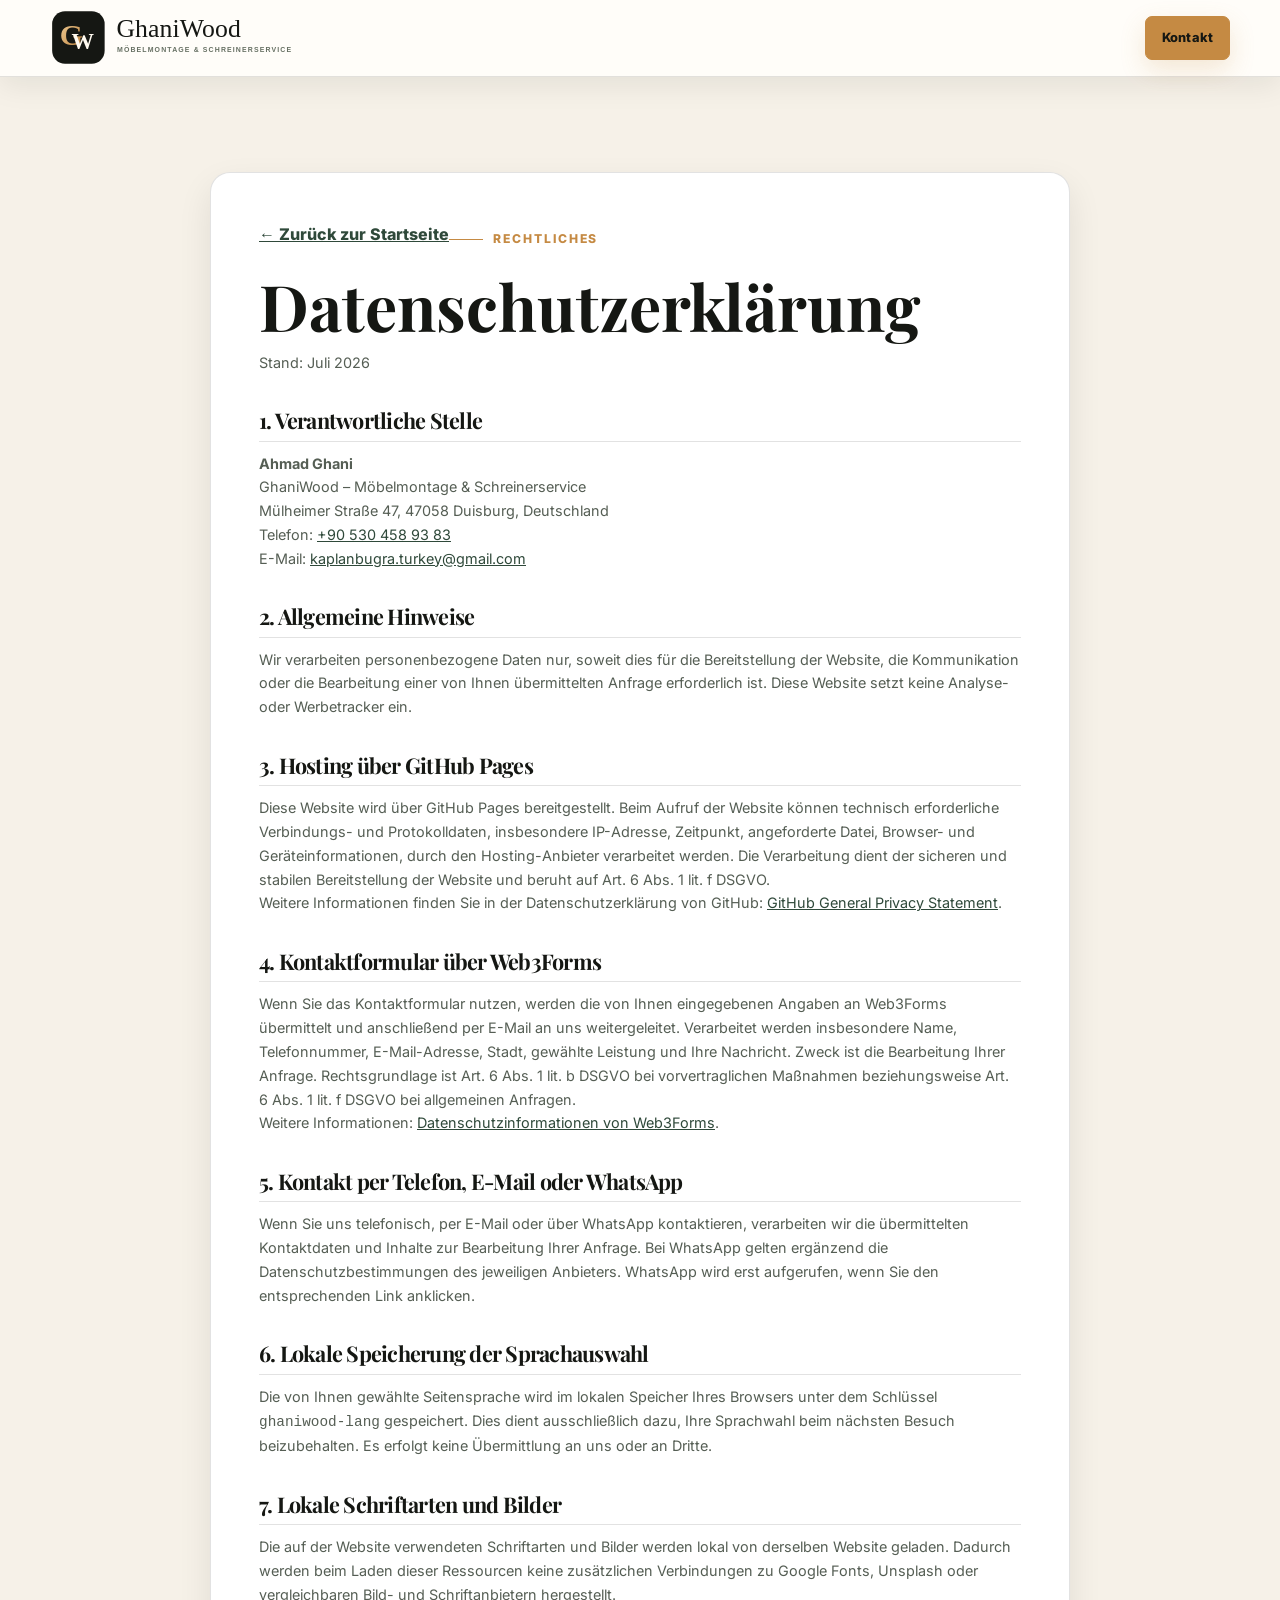
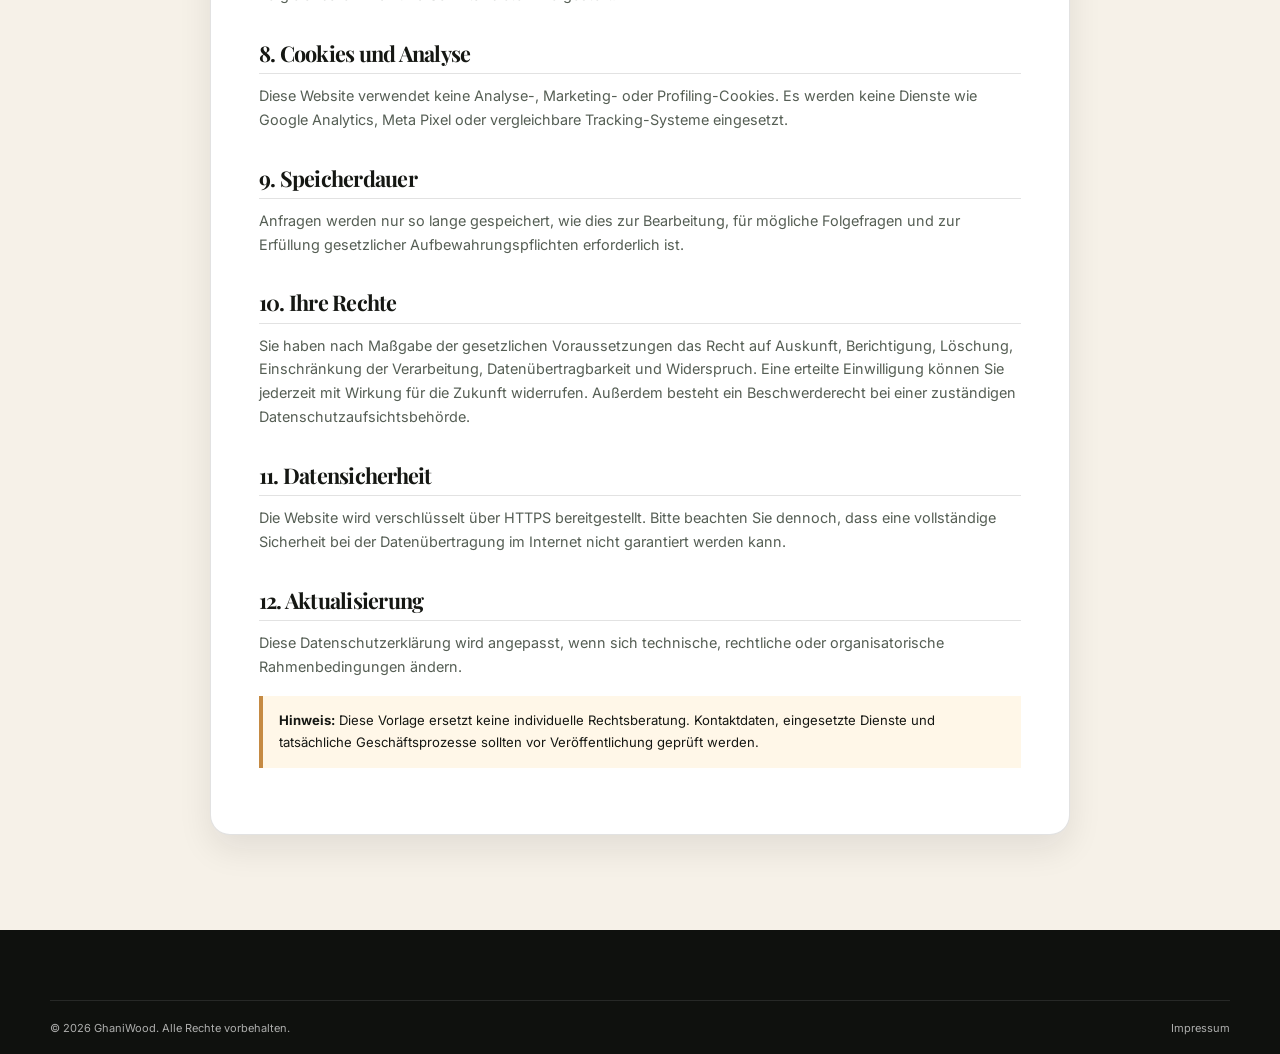
<file: datenschutz.html>
<!doctype html>
<html lang="de">
<head>
  <meta charset="utf-8"><meta name="viewport" content="width=device-width,initial-scale=1">
  <title>Datenschutzerklärung | GhaniWood</title><meta name="robots" content="noindex,follow"><meta name="theme-color" content="#151713">
  <link rel="icon" href="assets/icons/mark.svg" type="image/svg+xml"><link rel="stylesheet" href="css/fonts.css"><link rel="stylesheet" href="css/style.css?v=20260731">
</head>
<body>
  <header class="site-header scrolled"><div class="container header-inner"><a class="brand" href="index.html" aria-label="GhaniWood Startseite"><img src="assets/icons/logo.svg" alt="GhaniWood" width="420" height="112"></a><a class="button button-small" href="index.html#contact">Kontakt</a></div></header>
  <main class="legal-page"><div class="container legal-shell"><a class="legal-back" href="index.html">← Zurück zur Startseite</a><span class="eyebrow">Rechtliches</span><h1>Datenschutzerklärung</h1><p>Stand: Juli 2026</p>
    <h2>1. Verantwortliche Stelle</h2><p><strong>Ahmad Ghani</strong><br>GhaniWood – Möbelmontage &amp; Schreinerservice<br>Mülheimer Straße 47, 47058 Duisburg, Deutschland<br>Telefon: <a href="tel:+905304589383">+90 530 458 93 83</a><br>E-Mail: <a href="mailto:kaplanbugra.turkey@gmail.com">kaplanbugra.turkey@gmail.com</a></p>
    <h2>2. Allgemeine Hinweise</h2><p>Wir verarbeiten personenbezogene Daten nur, soweit dies für die Bereitstellung der Website, die Kommunikation oder die Bearbeitung einer von Ihnen übermittelten Anfrage erforderlich ist. Diese Website setzt keine Analyse- oder Werbetracker ein.</p>
    <h2>3. Hosting über GitHub Pages</h2><p>Diese Website wird über GitHub Pages bereitgestellt. Beim Aufruf der Website können technisch erforderliche Verbindungs- und Protokolldaten, insbesondere IP-Adresse, Zeitpunkt, angeforderte Datei, Browser- und Geräteinformationen, durch den Hosting-Anbieter verarbeitet werden. Die Verarbeitung dient der sicheren und stabilen Bereitstellung der Website und beruht auf Art. 6 Abs. 1 lit. f DSGVO.</p><p>Weitere Informationen finden Sie in der Datenschutzerklärung von GitHub: <a href="https://docs.github.com/de/site-policy/privacy-policies/github-general-privacy-statement" target="_blank" rel="noopener">GitHub General Privacy Statement</a>.</p>
    <h2>4. Kontaktformular über Web3Forms</h2><p>Wenn Sie das Kontaktformular nutzen, werden die von Ihnen eingegebenen Angaben an Web3Forms übermittelt und anschließend per E-Mail an uns weitergeleitet. Verarbeitet werden insbesondere Name, Telefonnummer, E-Mail-Adresse, Stadt, gewählte Leistung und Ihre Nachricht. Zweck ist die Bearbeitung Ihrer Anfrage. Rechtsgrundlage ist Art. 6 Abs. 1 lit. b DSGVO bei vorvertraglichen Maßnahmen beziehungsweise Art. 6 Abs. 1 lit. f DSGVO bei allgemeinen Anfragen.</p><p>Weitere Informationen: <a href="https://web3forms.com/privacy" target="_blank" rel="noopener">Datenschutzinformationen von Web3Forms</a>.</p>
    <h2>5. Kontakt per Telefon, E-Mail oder WhatsApp</h2><p>Wenn Sie uns telefonisch, per E-Mail oder über WhatsApp kontaktieren, verarbeiten wir die übermittelten Kontaktdaten und Inhalte zur Bearbeitung Ihrer Anfrage. Bei WhatsApp gelten ergänzend die Datenschutzbestimmungen des jeweiligen Anbieters. WhatsApp wird erst aufgerufen, wenn Sie den entsprechenden Link anklicken.</p>
    <h2>6. Lokale Speicherung der Sprachauswahl</h2><p>Die von Ihnen gewählte Seitensprache wird im lokalen Speicher Ihres Browsers unter dem Schlüssel <code>ghaniwood-lang</code> gespeichert. Dies dient ausschließlich dazu, Ihre Sprachwahl beim nächsten Besuch beizubehalten. Es erfolgt keine Übermittlung an uns oder an Dritte.</p>
    <h2>7. Lokale Schriftarten und Bilder</h2><p>Die auf der Website verwendeten Schriftarten und Bilder werden lokal von derselben Website geladen. Dadurch werden beim Laden dieser Ressourcen keine zusätzlichen Verbindungen zu Google Fonts, Unsplash oder vergleichbaren Bild- und Schriftanbietern hergestellt.</p>
    <h2>8. Cookies und Analyse</h2><p>Diese Website verwendet keine Analyse-, Marketing- oder Profiling-Cookies. Es werden keine Dienste wie Google Analytics, Meta Pixel oder vergleichbare Tracking-Systeme eingesetzt.</p>
    <h2>9. Speicherdauer</h2><p>Anfragen werden nur so lange gespeichert, wie dies zur Bearbeitung, für mögliche Folgefragen und zur Erfüllung gesetzlicher Aufbewahrungspflichten erforderlich ist.</p>
    <h2>10. Ihre Rechte</h2><p>Sie haben nach Maßgabe der gesetzlichen Voraussetzungen das Recht auf Auskunft, Berichtigung, Löschung, Einschränkung der Verarbeitung, Datenübertragbarkeit und Widerspruch. Eine erteilte Einwilligung können Sie jederzeit mit Wirkung für die Zukunft widerrufen. Außerdem besteht ein Beschwerderecht bei einer zuständigen Datenschutzaufsichtsbehörde.</p>
    <h2>11. Datensicherheit</h2><p>Die Website wird verschlüsselt über HTTPS bereitgestellt. Bitte beachten Sie dennoch, dass eine vollständige Sicherheit bei der Datenübertragung im Internet nicht garantiert werden kann.</p>
    <h2>12. Aktualisierung</h2><p>Diese Datenschutzerklärung wird angepasst, wenn sich technische, rechtliche oder organisatorische Rahmenbedingungen ändern.</p>
    <div class="legal-note"><strong>Hinweis:</strong> Diese Vorlage ersetzt keine individuelle Rechtsberatung. Kontaktdaten, eingesetzte Dienste und tatsächliche Geschäftsprozesse sollten vor Veröffentlichung geprüft werden.</div>
  </div></main>
  <footer class="site-footer"><div class="container footer-bottom"><p>© <span id="year"></span> GhaniWood. Alle Rechte vorbehalten.</p><p><a href="impressum.html">Impressum</a></p></div></footer>
  <script>document.getElementById('year').textContent=new Date().getFullYear()</script>
</body></html>
</file>
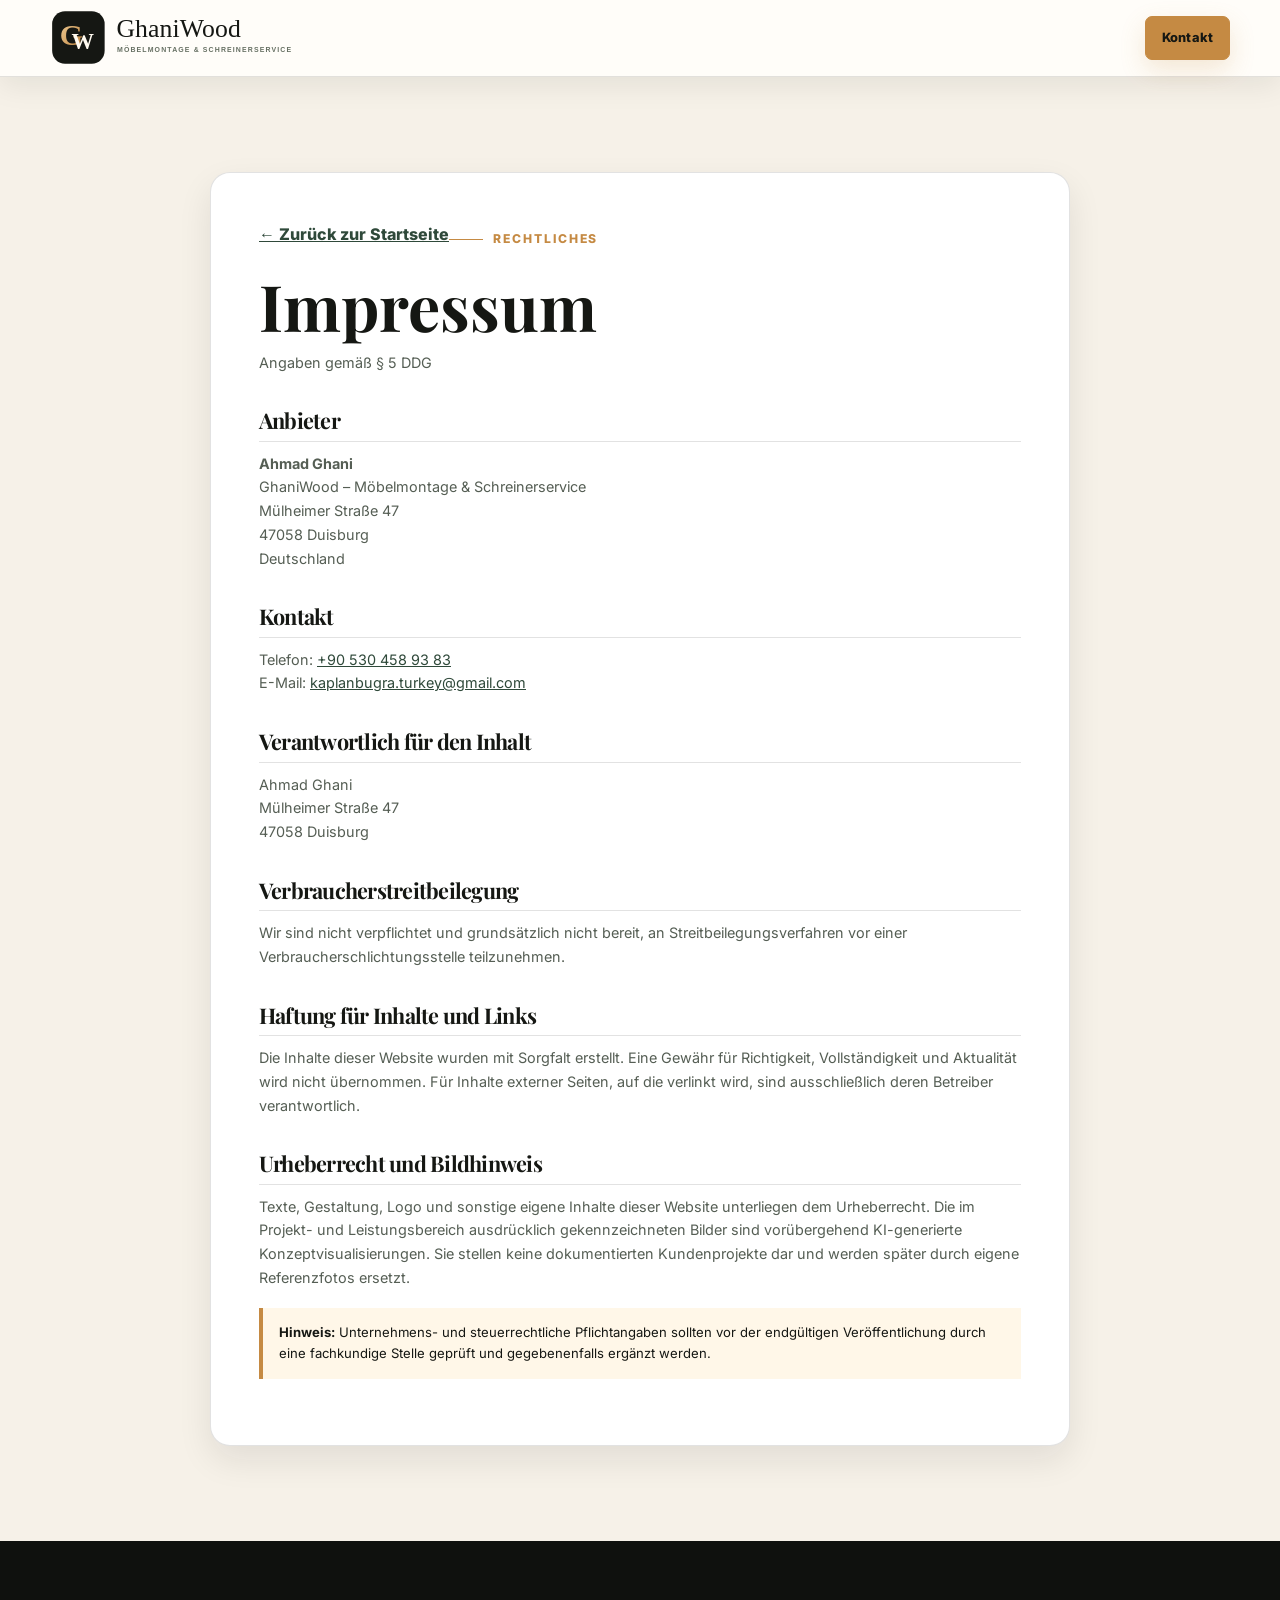
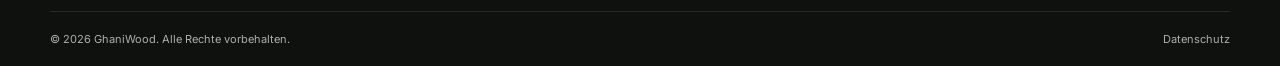
<file: impressum.html>
<!doctype html>
<html lang="de">
<head>
  <meta charset="utf-8"><meta name="viewport" content="width=device-width,initial-scale=1">
  <title>Impressum | GhaniWood</title><meta name="robots" content="noindex,follow"><meta name="theme-color" content="#151713">
  <link rel="icon" href="assets/icons/mark.svg" type="image/svg+xml"><link rel="stylesheet" href="css/fonts.css"><link rel="stylesheet" href="css/style.css?v=20260731">
</head>
<body>
  <header class="site-header scrolled"><div class="container header-inner"><a class="brand" href="index.html" aria-label="GhaniWood Startseite"><img src="assets/icons/logo.svg" alt="GhaniWood" width="420" height="112"></a><a class="button button-small" href="index.html#contact">Kontakt</a></div></header>
  <main class="legal-page"><div class="container legal-shell"><a class="legal-back" href="index.html">← Zurück zur Startseite</a><span class="eyebrow">Rechtliches</span><h1>Impressum</h1><p>Angaben gemäß § 5 DDG</p>
    <h2>Anbieter</h2><p><strong>Ahmad Ghani</strong><br>GhaniWood – Möbelmontage &amp; Schreinerservice<br>Mülheimer Straße 47<br>47058 Duisburg<br>Deutschland</p>
    <h2>Kontakt</h2><p>Telefon: <a href="tel:+905304589383">+90 530 458 93 83</a><br>E-Mail: <a href="mailto:kaplanbugra.turkey@gmail.com">kaplanbugra.turkey@gmail.com</a></p>
    <h2>Verantwortlich für den Inhalt</h2><p>Ahmad Ghani<br>Mülheimer Straße 47<br>47058 Duisburg</p>
    <h2>Verbraucherstreitbeilegung</h2><p>Wir sind nicht verpflichtet und grundsätzlich nicht bereit, an Streitbeilegungsverfahren vor einer Verbraucherschlichtungsstelle teilzunehmen.</p>
    <h2>Haftung für Inhalte und Links</h2><p>Die Inhalte dieser Website wurden mit Sorgfalt erstellt. Eine Gewähr für Richtigkeit, Vollständigkeit und Aktualität wird nicht übernommen. Für Inhalte externer Seiten, auf die verlinkt wird, sind ausschließlich deren Betreiber verantwortlich.</p>
    <h2>Urheberrecht und Bildhinweis</h2><p>Texte, Gestaltung, Logo und sonstige eigene Inhalte dieser Website unterliegen dem Urheberrecht. Die im Projekt- und Leistungsbereich ausdrücklich gekennzeichneten Bilder sind vorübergehend KI-generierte Konzeptvisualisierungen. Sie stellen keine dokumentierten Kundenprojekte dar und werden später durch eigene Referenzfotos ersetzt.</p>
    <div class="legal-note"><strong>Hinweis:</strong> Unternehmens- und steuerrechtliche Pflichtangaben sollten vor der endgültigen Veröffentlichung durch eine fachkundige Stelle geprüft und gegebenenfalls ergänzt werden.</div>
  </div></main>
  <footer class="site-footer"><div class="container footer-bottom"><p>© <span id="year"></span> GhaniWood. Alle Rechte vorbehalten.</p><p><a href="datenschutz.html">Datenschutz</a></p></div></footer>
  <script>document.getElementById('year').textContent=new Date().getFullYear()</script>
</body></html>
</file>
<file: css/fonts.css>
@font-face{font-family:Inter;src:url('../fonts/inter-latin.woff2') format('woff2');font-display:swap;font-style:normal;font-weight:100 900}
@font-face{font-family:'Playfair Display';src:url('../fonts/playfair-latin.woff2') format('woff2');font-display:swap;font-style:normal;font-weight:400 800}
</file>
<file: css/style.css>
:root{
  --ink:#151713;
  --ink-2:#22251f;
  --forest:#2f493a;
  --forest-2:#20342a;
  --gold:#c58a43;
  --gold-2:#e2bb7e;
  --cream:#f6f1e8;
  --sand:#eadfce;
  --paper:#fffdf9;
  --muted:#697067;
  --line:rgba(21,23,19,.12);
  --white:#fff;
  --shadow:0 24px 70px rgba(19,22,18,.14);
  --shadow-sm:0 14px 34px rgba(19,22,18,.09);
  --radius:18px;
  --radius-lg:30px;
  --container:min(1180px,calc(100% - 40px));
  --header-h:76px;
  --ease:cubic-bezier(.22,1,.36,1);
}
*{box-sizing:border-box}
html{scroll-behavior:smooth;scroll-padding-top:110px}
body{margin:0;background:var(--paper);color:var(--ink);font-family:Inter,Arial,sans-serif;font-size:16px;line-height:1.65;-webkit-font-smoothing:antialiased}
body.menu-open{overflow:hidden}
img{max-width:100%;display:block}
a{color:inherit;text-decoration:none}
button,input,select,textarea{font:inherit}
button{color:inherit}
.container{width:var(--container);margin-inline:auto}
.section{padding:112px 0}
.skip-link{position:fixed;left:16px;top:-80px;z-index:9999;background:var(--gold);color:var(--ink);padding:12px 18px;border-radius:8px;font-weight:800;transition:top .2s}
.skip-link:focus{top:16px}
.eyebrow{display:inline-flex;align-items:center;gap:10px;color:var(--gold);font-size:.76rem;font-weight:800;letter-spacing:.16em;text-transform:uppercase;margin-bottom:18px}
.eyebrow::before{content:"";width:34px;height:1px;background:currentColor}
.eyebrow.light{color:var(--gold-2)}
h1,h2,h3{font-family:'Playfair Display',Georgia,serif;line-height:1.08;margin:0}
h2{font-size:clamp(2.2rem,4.4vw,4rem);letter-spacing:-.035em}
h3{font-size:1.45rem}
p{margin:0}
.button{min-height:50px;display:inline-flex;align-items:center;justify-content:center;gap:10px;padding:13px 22px;border:1px solid var(--gold);border-radius:7px;background:var(--gold);color:var(--ink);font-size:.9rem;font-weight:800;letter-spacing:.01em;box-shadow:0 10px 26px rgba(197,138,67,.2);transition:transform .25s var(--ease),background .25s,color .25s,border-color .25s,box-shadow .25s}
.button:hover{transform:translateY(-2px);background:var(--gold-2);border-color:var(--gold-2);box-shadow:0 16px 34px rgba(197,138,67,.28)}
.button:focus-visible,a:focus-visible,button:focus-visible,input:focus-visible,select:focus-visible,textarea:focus-visible{outline:3px solid rgba(197,138,67,.45);outline-offset:3px}
.button-small{min-height:42px;padding:10px 16px;font-size:.8rem}
.button-whatsapp{background:rgba(31,64,48,.86);border-color:rgba(255,255,255,.42);color:#fff;box-shadow:none}
.button-whatsapp:hover{background:#214d38;border-color:#214d38;color:#fff}
.button-whatsapp svg,.button-submit svg{width:20px;height:20px;fill:none;stroke:currentColor;stroke-width:1.8;stroke-linecap:round;stroke-linejoin:round}
.button-light{background:var(--cream);border-color:var(--cream);color:var(--ink)}
.button-light:hover{background:#fff;border-color:#fff}
.button-dark{background:var(--ink);border-color:var(--ink);color:#fff;box-shadow:none}
.button-dark:hover{background:var(--forest);border-color:var(--forest)}
.text-link{display:inline-flex;align-items:center;gap:10px;color:var(--forest);font-weight:800;border-bottom:1px solid currentColor;padding-bottom:3px}
.text-link::after{content:"→";transition:transform .2s}
.text-link:hover::after{transform:translateX(4px)}
.text-link.light{color:var(--gold-2)}
.reveal{opacity:0;transform:translateY(24px);transition:opacity .75s var(--ease),transform .75s var(--ease)}
.reveal.visible{opacity:1;transform:none}

.topbar{height:34px;background:linear-gradient(90deg,#6e4d2d,#3c3023);color:#fff;font-size:.72rem;letter-spacing:.03em}
.topbar-inner{height:100%;display:flex;align-items:center;justify-content:center;gap:24px}
.topbar a{font-weight:800;color:var(--gold-2)}
.site-header{position:sticky;top:0;z-index:100;background:rgba(255,253,249,.92);border-bottom:1px solid transparent;backdrop-filter:blur(18px);transition:box-shadow .25s,border-color .25s}
.site-header.scrolled{box-shadow:0 8px 30px rgba(16,20,15,.08);border-color:var(--line)}
.header-inner{height:var(--header-h);display:flex;align-items:center;justify-content:space-between;gap:28px}
.brand{width:300px;display:block;flex:0 0 auto}
.brand img{width:100%;height:auto;image-rendering:auto}
.desktop-nav{display:flex;align-items:center;gap:27px;margin-left:auto}
.desktop-nav a{font-size:.84rem;font-weight:700;color:#30362f;position:relative;padding:28px 0}
.desktop-nav a::after{content:"";position:absolute;left:0;right:100%;bottom:20px;height:2px;background:var(--gold);transition:right .25s}
.desktop-nav a:hover::after{right:0}
.header-actions{display:flex;align-items:center;gap:12px}
.language{position:relative}
.language-current{height:40px;border:0;background:transparent;display:flex;align-items:center;gap:7px;font-size:.76rem;font-weight:900;cursor:pointer;padding:0 6px}
.language-current svg{width:15px;fill:none;stroke:currentColor;stroke-width:1.8;transition:transform .2s}
.language-current[aria-expanded="true"] svg{transform:rotate(180deg)}
.language-menu{position:absolute;right:0;top:45px;background:#fff;border:1px solid var(--line);box-shadow:var(--shadow-sm);border-radius:12px;overflow:hidden;min-width:140px;padding:6px}
.language-menu button{display:flex;align-items:center;gap:10px;width:100%;text-align:left;border:0;background:transparent;padding:10px 12px;border-radius:8px;cursor:pointer;font-size:.82rem}
.language-menu button:hover,.language-menu button.is-active{background:var(--cream)}
.lang-flag{display:inline-block;width:18px;height:12px;object-fit:cover;border-radius:2px;box-shadow:0 0 0 1px rgba(21,23,19,.08)}
.lang-code{display:inline-flex;align-items:center}
.hero-media img,.service-image img,.project-card img,.about-visual img{image-rendering:auto}
.menu-toggle{display:none;width:43px;height:43px;background:transparent;border:1px solid var(--line);border-radius:10px;padding:10px;cursor:pointer}
.menu-toggle span{display:block;height:2px;background:var(--ink);margin:4px 0;transition:transform .25s,opacity .25s}
.menu-toggle[aria-expanded="true"] span:nth-child(1){transform:translateY(6px) rotate(45deg)}
.menu-toggle[aria-expanded="true"] span:nth-child(2){opacity:0}
.menu-toggle[aria-expanded="true"] span:nth-child(3){transform:translateY(-6px) rotate(-45deg)}
.mobile-menu{position:fixed;inset:110px 0 auto;background:var(--paper);padding:18px 20px 26px;border-bottom:1px solid var(--line);box-shadow:0 22px 35px rgba(20,23,18,.13)}
.mobile-menu a{display:block;padding:14px 4px;border-bottom:1px solid var(--line);font-weight:800}

.hero{position:relative;min-height:690px;background:var(--ink);overflow:hidden;display:flex;align-items:stretch}
.hero-media{position:absolute;inset:0 0 0 44%;overflow:hidden}
.hero-media img{width:100%;height:100%;object-fit:cover;object-position:center}
.hero-overlay{position:absolute;inset:0;background:linear-gradient(90deg,#0f110e 0%,#141713 40%,rgba(18,20,17,.77) 53%,rgba(18,20,17,.06) 83%),linear-gradient(0deg,rgba(5,7,5,.35),transparent 42%)}
.hero::after{content:"";position:absolute;inset:0;background-image:linear-gradient(rgba(255,255,255,.018) 1px,transparent 1px),linear-gradient(90deg,rgba(255,255,255,.018) 1px,transparent 1px);background-size:44px 44px;pointer-events:none}
.hero-inner{display:flex;align-items:center;position:relative;z-index:2;padding-top:30px;padding-bottom:30px}
.hero-copy{max-width:690px;color:#fff;padding:60px 0}
.hero h1{font-size:clamp(3rem,6.2vw,5.85rem);letter-spacing:-.045em;line-height:.96;margin-bottom:26px}
.hero h1 em{font-style:normal;color:var(--gold-2)}
.hero-lead{font-size:clamp(1.02rem,1.5vw,1.25rem);max-width:650px;color:rgba(255,255,255,.76);line-height:1.75;margin-bottom:25px}
.hero-points{display:grid;grid-template-columns:repeat(3,max-content);gap:12px 24px;margin:0 0 29px}
.hero-points span{display:flex;align-items:center;gap:9px;color:rgba(255,255,255,.9);font-size:.84rem}
.hero-points svg{width:19px;height:19px;fill:none;stroke:var(--gold-2);stroke-width:1.7;stroke-linecap:round;stroke-linejoin:round}
.hero-actions{display:flex;gap:12px;flex-wrap:wrap}
.hero-note{font-size:.75rem;color:rgba(255,255,255,.56);margin-top:16px}

.trust-strip{background:var(--cream);border-bottom:1px solid var(--line)}
.trust-grid{display:grid;grid-template-columns:repeat(4,1fr);min-height:114px}
.trust-grid>div{display:flex;align-items:center;justify-content:center;gap:15px;padding:22px;border-right:1px solid var(--line)}
.trust-grid>div:last-child{border-right:0}
.trust-grid span:last-child{font-size:.83rem;font-weight:750;line-height:1.35;max-width:110px}
.trust-number,.trust-icon{font-family:'Playfair Display',serif;color:var(--gold);font-weight:800;font-size:1.55rem;min-width:48px;text-align:center}

.section-heading{max-width:760px;margin-bottom:52px}
.section-heading.centered{text-align:center;margin-left:auto;margin-right:auto}
.section-heading.centered .eyebrow::before{display:none}
.section-heading p{color:var(--muted);font-size:1.02rem;margin-top:20px}
.services{background:var(--paper)}
.service-grid{display:grid;grid-template-columns:repeat(3,1fr);gap:22px}
.service-card{border:1px solid var(--line);border-radius:var(--radius);overflow:hidden;background:#fff;transition:transform .35s var(--ease),box-shadow .35s,border-color .35s}
.service-card:hover{transform:translateY(-7px);box-shadow:var(--shadow-sm);border-color:rgba(197,138,67,.45)}
.service-image{position:relative;aspect-ratio:1.35;overflow:hidden;background:var(--sand)}
.service-image img{width:100%;height:100%;object-fit:cover;transition:transform .6s var(--ease)}
.service-card:hover .service-image img{transform:scale(1.045)}
.concept-badge{position:absolute;left:12px;top:12px;background:rgba(15,17,14,.82);color:#fff;padding:6px 9px;border-radius:999px;font-size:.64rem;font-weight:800;letter-spacing:.04em;backdrop-filter:blur(8px)}
.service-content{position:relative;padding:26px 25px 28px}
.service-content .service-index{position:absolute;right:21px;top:18px;color:rgba(21,23,19,.16);font-family:'Playfair Display',serif;font-size:2.2rem;font-weight:700}
.service-content h3{padding-right:42px;margin-bottom:12px}
.service-content p{color:var(--muted);font-size:.9rem;min-height:91px}
.service-content a{display:inline-flex;margin-top:18px;font-size:.8rem;font-weight:850;color:var(--forest);border-bottom:1px solid rgba(47,73,58,.35)}
.service-card-dark{background:linear-gradient(145deg,var(--forest-2),var(--ink));color:#fff;border:0;display:flex}
.service-card-dark:hover{border-color:transparent}
.service-callout{padding:38px;display:flex;flex-direction:column;justify-content:center}
.service-callout h3{font-size:2rem;margin-bottom:15px}
.service-callout p{color:rgba(255,255,255,.7);margin-bottom:26px}

.projects{background:var(--cream)}
.project-head{display:grid;grid-template-columns:1.1fr .9fr;gap:80px;align-items:end;margin-bottom:34px}
.project-head p{color:var(--muted);font-size:.9rem;padding:18px 20px;border-left:3px solid var(--gold);background:rgba(255,255,255,.55)}
.filter-bar{display:flex;gap:8px;flex-wrap:wrap;margin-bottom:25px}
.filter{border:1px solid var(--line);background:transparent;border-radius:999px;padding:9px 15px;font-size:.78rem;font-weight:800;cursor:pointer;transition:.2s}
.filter:hover,.filter.active{background:var(--ink);border-color:var(--ink);color:#fff}
.project-grid{display:grid;grid-template-columns:repeat(4,1fr);grid-auto-rows:260px;gap:15px}
.project-card{position:relative;border:0;padding:0;overflow:hidden;border-radius:15px;cursor:pointer;background:#ddd;text-align:left}
.project-card[hidden]{display:none}
.project-card img{width:100%;height:100%;object-fit:cover;object-position:center center;transition:transform .6s var(--ease),filter .4s;image-rendering:auto;backface-visibility:hidden;transform:translateZ(0)}
.project-card:hover img{transform:scale(1.055);filter:brightness(.78)}
.project-featured{grid-column:span 2;grid-row:span 2}
.project-wide{grid-column:span 2}
.project-overlay{position:absolute;inset:auto 0 0;padding:38px 22px 21px;background:linear-gradient(transparent,rgba(7,9,7,.84));color:#fff;display:flex;flex-direction:column;gap:3px}
.project-overlay small{color:var(--gold-2);font-size:.69rem;text-transform:uppercase;letter-spacing:.12em;font-weight:800}
.project-overlay strong{font-family:'Playfair Display',serif;font-size:1.14rem}

.process{background:linear-gradient(135deg,#182018,#10130f);color:#fff;position:relative;overflow:hidden}
.process::before{content:"";position:absolute;inset:0;background:radial-gradient(circle at 20% 20%,rgba(197,138,67,.16),transparent 33%),linear-gradient(90deg,transparent 49.8%,rgba(255,255,255,.04) 50%,transparent 50.2%)}
.process-grid{position:relative;display:grid;grid-template-columns:.8fr 1.2fr;gap:100px;align-items:start}
.process-intro{position:sticky;top:130px}
.process-intro h2{max-width:460px;margin-bottom:22px}
.process-intro p{color:rgba(255,255,255,.65);margin-bottom:30px;max-width:520px}
.process-list{list-style:none;margin:0;padding:0}
.process-list li{display:grid;grid-template-columns:70px 1fr;gap:24px;padding:30px 0;border-bottom:1px solid rgba(255,255,255,.12)}
.process-list li:first-child{padding-top:0}
.process-list li>span{font-family:'Playfair Display',serif;color:var(--gold-2);font-size:1.65rem}
.process-list h3{margin-bottom:9px;font-size:1.6rem}
.process-list p{color:rgba(255,255,255,.63);font-size:.92rem}

.about{background:#fff}
.about-grid{display:grid;grid-template-columns:.9fr 1.1fr;gap:95px;align-items:center}
.about-visual{position:relative;min-height:590px;border-radius:var(--radius-lg);overflow:hidden;box-shadow:var(--shadow)}
.about-visual img{width:100%;height:100%;position:absolute;inset:0;object-fit:cover}
.about-stamp{position:absolute;left:24px;bottom:24px;background:rgba(255,253,249,.94);padding:17px 20px;border-radius:12px;box-shadow:var(--shadow-sm);display:flex;flex-direction:column}
.about-stamp strong{font-family:'Playfair Display',serif;font-size:1.25rem}
.about-stamp span{font-size:.73rem;color:var(--muted);font-weight:700}
.about-copy h2{margin-bottom:24px}
.about-copy>p{color:var(--muted);margin-bottom:16px}
.about-values{display:grid;grid-template-columns:repeat(3,1fr);gap:12px;margin:31px 0}
.about-values div{padding:18px;background:var(--cream);border-radius:12px;border-top:2px solid var(--gold)}
.about-values strong,.about-values span{display:block}
.about-values strong{font-size:.85rem;margin-bottom:5px}
.about-values span{font-size:.72rem;color:var(--muted);line-height:1.45}

.coverage{background:var(--cream);padding:88px 0}
.coverage-grid{display:grid;grid-template-columns:.85fr 1.15fr;gap:75px;align-items:center}
.coverage-copy p{color:var(--muted);margin:20px 0 22px}
.city-cloud{display:flex;gap:10px;flex-wrap:wrap;align-content:center}
.city-cloud span{background:#fff;border:1px solid var(--line);padding:10px 14px;border-radius:999px;font-size:.8rem;font-weight:750;box-shadow:0 8px 18px rgba(20,23,18,.04)}
.city-cloud span:last-child{background:var(--forest);color:#fff;border-color:var(--forest)}

.faq{background:#fff}
.faq-grid{display:grid;grid-template-columns:.75fr 1.25fr;gap:90px;align-items:start}
.faq-intro{position:sticky;top:125px}
.faq-intro p{color:var(--muted);margin-top:20px}
.faq-item{border-bottom:1px solid var(--line)}
.faq-item>button{width:100%;border:0;background:transparent;display:flex;justify-content:space-between;align-items:center;gap:20px;padding:24px 0;text-align:left;cursor:pointer;font-weight:800}
.faq-item>button svg{width:22px;height:22px;fill:none;stroke:var(--gold);stroke-width:1.7;flex:0 0 auto;transition:transform .25s}
.faq-item>button[aria-expanded="true"] svg{transform:rotate(45deg)}
.faq-answer{display:grid;grid-template-rows:0fr;transition:grid-template-rows .3s var(--ease)}
.faq-answer>p{overflow:hidden;color:var(--muted);font-size:.9rem;padding-right:40px}
.faq-item.open .faq-answer{grid-template-rows:1fr}
.faq-item.open .faq-answer>p{padding-bottom:24px}

.contact{background:var(--ink);color:#fff;position:relative;overflow:hidden}
.contact::before{content:"";position:absolute;inset:0;background:radial-gradient(circle at 9% 22%,rgba(197,138,67,.18),transparent 28%),linear-gradient(120deg,transparent 68%,rgba(255,255,255,.025) 68%)}
.contact-wrap{position:relative;display:grid;grid-template-columns:.86fr 1.14fr;gap:75px;align-items:start}
.contact-copy{padding-top:25px}
.contact-copy h2{margin-bottom:23px}
.contact-copy>p{color:rgba(255,255,255,.65);max-width:520px;margin-bottom:35px}
.contact-details{display:grid;gap:13px}
.contact-details>a,.contact-details>div{display:flex;flex-direction:column;padding:16px 0;border-bottom:1px solid rgba(255,255,255,.12)}
.contact-details span{font-size:.68rem;text-transform:uppercase;letter-spacing:.13em;color:var(--gold-2);font-weight:800;margin-bottom:3px}
.contact-details strong{font-size:.92rem;color:#fff;font-weight:650;word-break:break-word}
.contact-form{background:#fff;color:var(--ink);border-radius:22px;padding:34px;box-shadow:0 28px 90px rgba(0,0,0,.25)}
.form-header{margin-bottom:24px}
.form-header h3{font-size:1.8rem;margin-bottom:5px}
.form-header p{font-size:.75rem;color:var(--muted)}
.form-row{display:grid;grid-template-columns:1fr 1fr;gap:14px}
.contact-form label{display:block;margin-bottom:15px}
.contact-form label>span:first-child{display:block;font-size:.74rem;font-weight:800;margin-bottom:6px}
.contact-form input,.contact-form select,.contact-form textarea{width:100%;border:1px solid #d9ddd6;background:#fbfcfa;border-radius:9px;padding:12px 13px;color:var(--ink);outline:none;transition:border-color .2s,box-shadow .2s}
.contact-form textarea{resize:vertical;min-height:140px}
.contact-form input:focus,.contact-form select:focus,.contact-form textarea:focus{border-color:var(--gold);box-shadow:0 0 0 4px rgba(197,138,67,.12)}
.botcheck{display:none!important}
.privacy-check{display:flex!important;gap:10px;align-items:flex-start;font-size:.71rem;color:var(--muted);line-height:1.5}
.privacy-check input{width:17px;height:17px;margin-top:2px;flex:0 0 auto}
.privacy-check a{text-decoration:underline;color:var(--forest)}
.button-submit{width:100%;border:0;cursor:pointer}
.button-submit[disabled]{opacity:.65;cursor:wait}
.form-status{min-height:24px;margin-top:12px;font-size:.8rem;font-weight:700}
.form-status.success{color:#28704b}.form-status.error{color:#b04444}
.form-whatsapp{font-size:.72rem;color:var(--muted);text-align:center;margin-top:8px}
.form-whatsapp a{color:var(--forest);font-weight:800;text-decoration:underline}

.site-footer{background:#0f110e;color:rgba(255,255,255,.66);padding:70px 0 18px}
.footer-main{display:grid;grid-template-columns:1.3fr .7fr .9fr .7fr;gap:55px;padding-bottom:45px}
.footer-brand img{width:300px;filter:none;opacity:1;margin-bottom:16px;background:rgba(255,255,255,.96);padding:10px 12px;border-radius:14px}
.footer-brand p{max-width:330px;font-size:.82rem}
.footer-main h3{font-family:Inter,sans-serif;font-size:.72rem;text-transform:uppercase;letter-spacing:.13em;color:var(--gold-2);margin-bottom:15px}
.footer-main a,.footer-main span{display:block;font-size:.8rem;margin:8px 0;transition:color .2s}
.footer-main a:hover{color:#fff}
.footer-bottom{display:flex;justify-content:space-between;gap:30px;border-top:1px solid rgba(255,255,255,.1);padding-top:18px;font-size:.69rem}

.mobile-contact-bar{display:none}
.lightbox{border:0;padding:0;background:transparent;width:min(1100px,92vw);max-width:none;overflow:visible}
.lightbox::backdrop{background:rgba(5,7,5,.88);backdrop-filter:blur(8px)}
.lightbox img{width:100%;max-height:82vh;object-fit:contain;border-radius:14px;background:#111}
.lightbox p{color:#fff;text-align:center;margin-top:10px;font-size:.85rem}
.lightbox-close{position:absolute;right:-8px;top:-42px;background:transparent;color:#fff;border:0;font-size:2.2rem;cursor:pointer}

.legal-page{padding:95px 0;background:var(--cream);min-height:70vh}
.legal-shell{max-width:860px;background:#fff;border:1px solid var(--line);border-radius:20px;padding:48px;box-shadow:var(--shadow-sm)}
.legal-shell h1{font-size:clamp(2.3rem,5vw,4rem);margin-bottom:10px}
.legal-shell h2{font-size:1.35rem;margin:35px 0 10px;padding-bottom:8px;border-bottom:1px solid var(--line)}
.legal-shell h3{font-family:Inter,sans-serif;font-size:.95rem;margin:22px 0 8px}
.legal-shell p,.legal-shell li{font-size:.9rem;color:#555e54}
.legal-shell ul{padding-left:20px}
.legal-shell a{color:var(--forest);text-decoration:underline}
.legal-back{display:inline-flex;margin-bottom:24px;color:var(--forest);font-weight:800}
.legal-note{background:#fff7e8;border-left:4px solid var(--gold);padding:14px 16px;margin:18px 0;font-size:.82rem}

@media (max-width:1080px){
  .desktop-nav{display:none}.menu-toggle{display:block}.header-cta{display:none}.brand{width:275px}
  .hero-media{inset:0 0 0 38%}.hero-overlay{background:linear-gradient(90deg,#0f110e 0%,#141713 43%,rgba(18,20,17,.72) 63%,rgba(18,20,17,.22) 100%)}
  .hero-copy{max-width:620px}.service-grid{grid-template-columns:repeat(2,1fr)}
  .project-grid{grid-template-columns:repeat(3,1fr)}.project-featured{grid-column:span 2}.project-wide{grid-column:span 2}
  .process-grid,.about-grid,.contact-wrap{gap:55px}.about-values{grid-template-columns:1fr}
  .footer-main{grid-template-columns:1.2fr .8fr 1fr}.footer-main>div:last-child{grid-column:2}
}
@media (max-width:820px){
  :root{--container:min(100% - 30px,720px)}.section{padding:82px 0}.topbar-inner{justify-content:space-between}.topbar a{display:none}
  .hero{min-height:760px}.hero-media{inset:0}.hero-media img{object-position:61% center}.hero-overlay{background:linear-gradient(90deg,rgba(10,12,9,.94),rgba(10,12,9,.78) 65%,rgba(10,12,9,.36)),linear-gradient(0deg,rgba(7,9,7,.5),transparent)}
  .hero h1{font-size:clamp(3.1rem,11vw,5.2rem)}.hero-copy{max-width:650px}.hero-points{grid-template-columns:1fr 1fr;max-width:520px}
  .trust-grid{grid-template-columns:repeat(2,1fr)}.trust-grid>div:nth-child(2){border-right:0}.trust-grid>div:nth-child(-n+2){border-bottom:1px solid var(--line)}
  .project-head,.process-grid,.about-grid,.coverage-grid,.faq-grid,.contact-wrap{grid-template-columns:1fr;gap:48px}
  .process-intro,.faq-intro{position:static}.about-visual{min-height:520px}.project-grid{grid-template-columns:repeat(2,1fr)}
  .footer-main{grid-template-columns:1fr 1fr}.footer-main>div:last-child{grid-column:auto}
}
@media (max-width:600px){
  :root{--container:calc(100% - 24px);--header-h:68px}.topbar{height:30px}.topbar-inner{font-size:.64rem}.brand{width:235px}.language-current{padding:0}.header-actions{gap:5px}
  .hero{min-height:730px}.hero-inner{align-items:flex-end}.hero-copy{padding:65px 0 55px}.hero h1{font-size:clamp(2.9rem,15vw,4.55rem)}.hero-lead{font-size:.98rem}.hero-points{grid-template-columns:1fr;gap:9px}.hero-actions{display:grid}.hero-actions .button{width:100%}
  .trust-grid>div{padding:18px 10px;justify-content:flex-start}.trust-grid span:last-child{font-size:.74rem}.trust-number,.trust-icon{font-size:1.25rem;min-width:40px}
  h2{font-size:clamp(2.2rem,12vw,3.2rem)}.section-heading{margin-bottom:34px}.service-grid{grid-template-columns:1fr}.service-content p{min-height:auto}
  .project-head{gap:24px}.project-grid{grid-template-columns:1fr;grid-auto-rows:270px}.project-featured,.project-wide{grid-column:auto;grid-row:auto}.filter-bar{overflow-x:auto;flex-wrap:nowrap;padding-bottom:4px}.filter{white-space:nowrap}
  .process-list li{grid-template-columns:50px 1fr;gap:12px}.about-visual{min-height:430px}.about-values{gap:8px}.coverage{padding:70px 0}.city-cloud span{font-size:.72rem}
  .form-row{grid-template-columns:1fr}.contact-form{padding:24px 18px;border-radius:16px}.contact-wrap{gap:38px}.footer-main{grid-template-columns:1fr;gap:28px}.footer-main>div:last-child{grid-column:auto}.footer-bottom{display:block;padding-bottom:74px}.footer-bottom p+ p{margin-top:7px}
  .mobile-contact-bar{position:fixed;display:grid;grid-template-columns:1fr 1fr;z-index:150;bottom:0;left:0;right:0;background:#fff;border-top:1px solid var(--line);box-shadow:0 -8px 28px rgba(15,18,14,.12);padding:7px 8px max(7px,env(safe-area-inset-bottom))}
  .mobile-contact-bar a{min-height:46px;display:flex;align-items:center;justify-content:center;gap:8px;font-size:.79rem;font-weight:850;border-right:1px solid var(--line)}.mobile-contact-bar a:last-child{border-right:0;color:#1d6a42}.mobile-contact-bar svg{width:20px;height:20px;fill:none;stroke:currentColor;stroke-width:1.8;stroke-linecap:round;stroke-linejoin:round}
  .legal-shell{padding:28px 20px;border-radius:14px}.legal-page{padding:60px 0 100px}
}
@media (prefers-reduced-motion:reduce){html{scroll-behavior:auto}.reveal{opacity:1;transform:none;transition:none}*,*::before,*::after{animation-duration:.01ms!important;animation-iteration-count:1!important;transition-duration:.01ms!important}}
</file>
